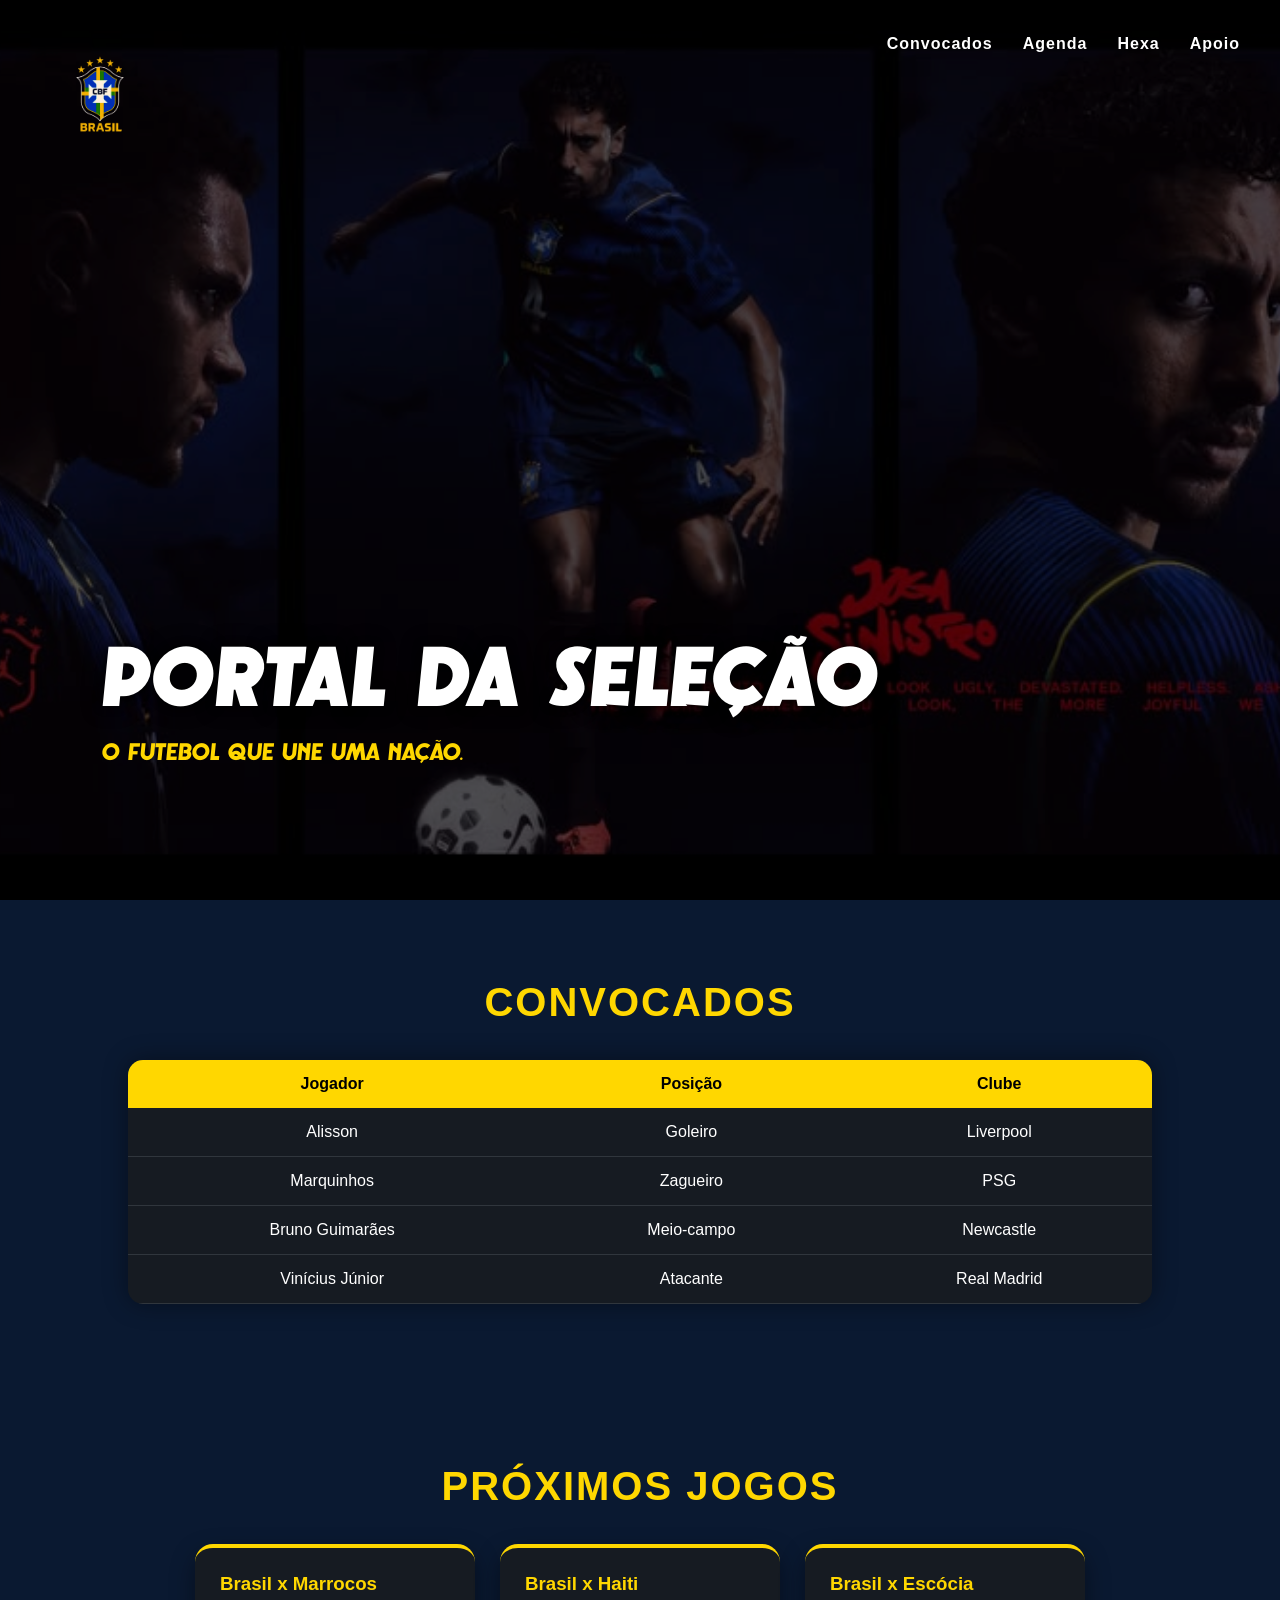
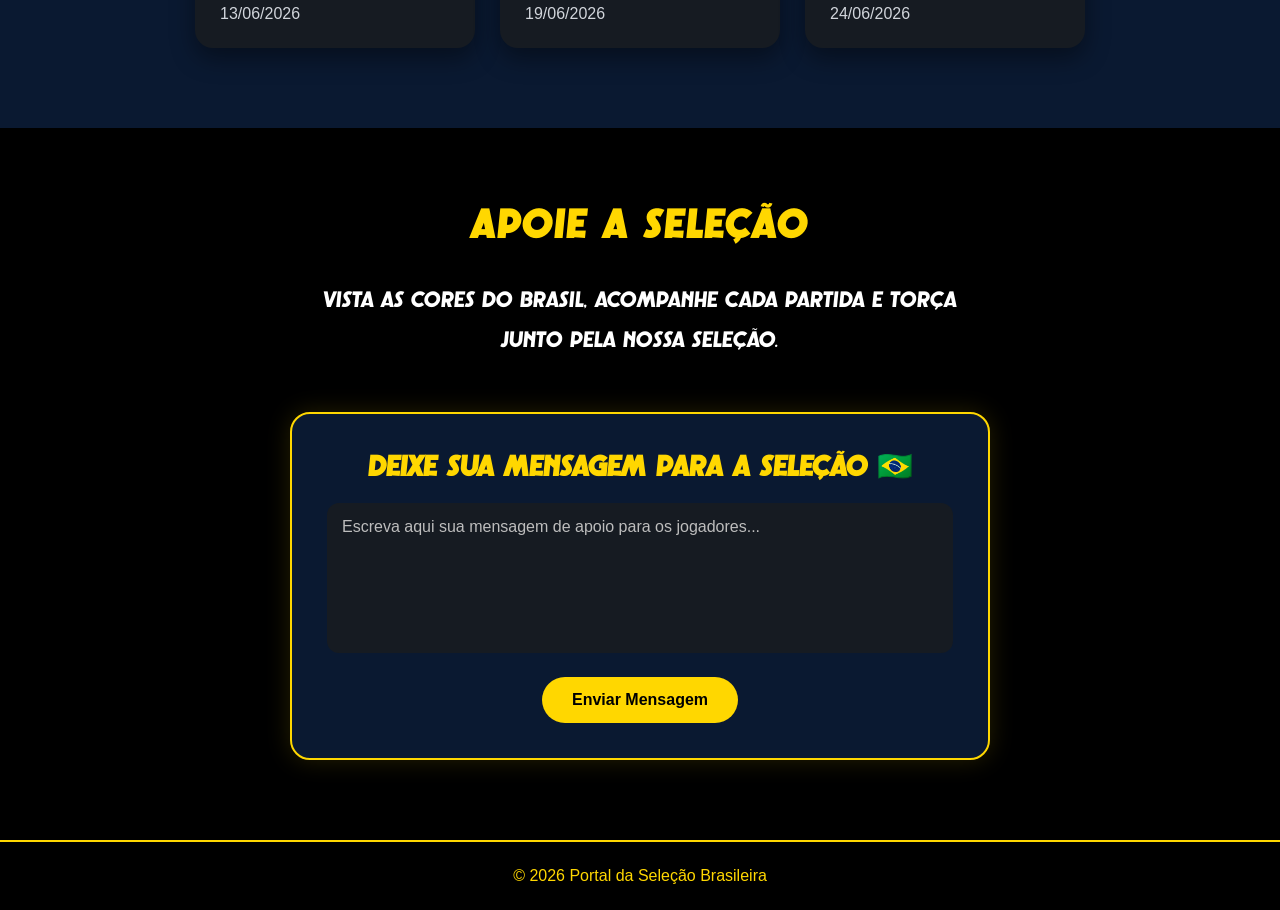
<file: index.html>
<!DOCTYPE html>
<html lang="pt-BR">
<head>
    <meta charset="UTF-8">
    <meta name="viewport" content="width=device-width, initial-scale=1.0">
    <title>Portal da Seleção Brasileira</title>
    <link rel="stylesheet" href="css/style.css">
</head>
<body>

<header class="banner">

    <img src="imagens/download (4).jpg" alt="Seleção Brasileira" class="banner-img">

    <div class="overlay"></div>

    <img src="imagens/logo.png" alt="Logo CBF" class="logo">

    <nav>
    <a href="#convocados">Convocados</a>
    <a href="#agenda">Agenda</a>
    <a href="hexa.html">Hexa</a>
    <a href="#apoio">Apoio</a>
</nav>

    <div class="banner-texto">
        <h1>PORTAL DA SELEÇÃO</h1>
        <p>O futebol que une uma nação.</p>
    </div>

</header>

<section id="convocados">

    <h2>Convocados</h2>

    <table>
        <tr>
            <th>Jogador</th>
            <th>Posição</th>
            <th>Clube</th>
        </tr>

        <tr>
            <td>Alisson</td>
            <td>Goleiro</td>
            <td>Liverpool</td>
        </tr>

        <tr>
            <td>Marquinhos</td>
            <td>Zagueiro</td>
            <td>PSG</td>
        </tr>

        <tr>
            <td>Bruno Guimarães</td>
            <td>Meio-campo</td>
            <td>Newcastle</td>
        </tr>

        <tr>
            <td>Vinícius Júnior</td>
            <td>Atacante</td>
            <td>Real Madrid</td>
        </tr>
    </table>

</section>

<section id="agenda">

    <h2>Próximos Jogos</h2>

    <div class="cards">

        <div class="card">
            <h3>Brasil x Marrocos</h3>
            <p>13/06/2026</p>
        </div>

        <div class="card">
            <h3>Brasil x Haiti</h3>
            <p>19/06/2026</p>
        </div>

        <div class="card">
            <h3>Brasil x Escócia</h3>
            <p>24/06/2026</p>
        </div>

    </div>

</section>

<section id="apoio">

    <h2>Apoie a Seleção</h2>

    <p>
        Vista as cores do Brasil, acompanhe cada partida e torça junto pela nossa seleção.
    </p>

    <div class="mensagem-torcida">

        <h3>Deixe sua mensagem para a Seleção 🇧🇷</h3>

        <textarea placeholder="Escreva aqui sua mensagem de apoio para os jogadores..."></textarea>

        <button>Enviar Mensagem</button>

    </div>

</section>

<footer>
    <p>© 2026 Portal da Seleção Brasileira</p>
</footer>

</body>
</html>
</file>
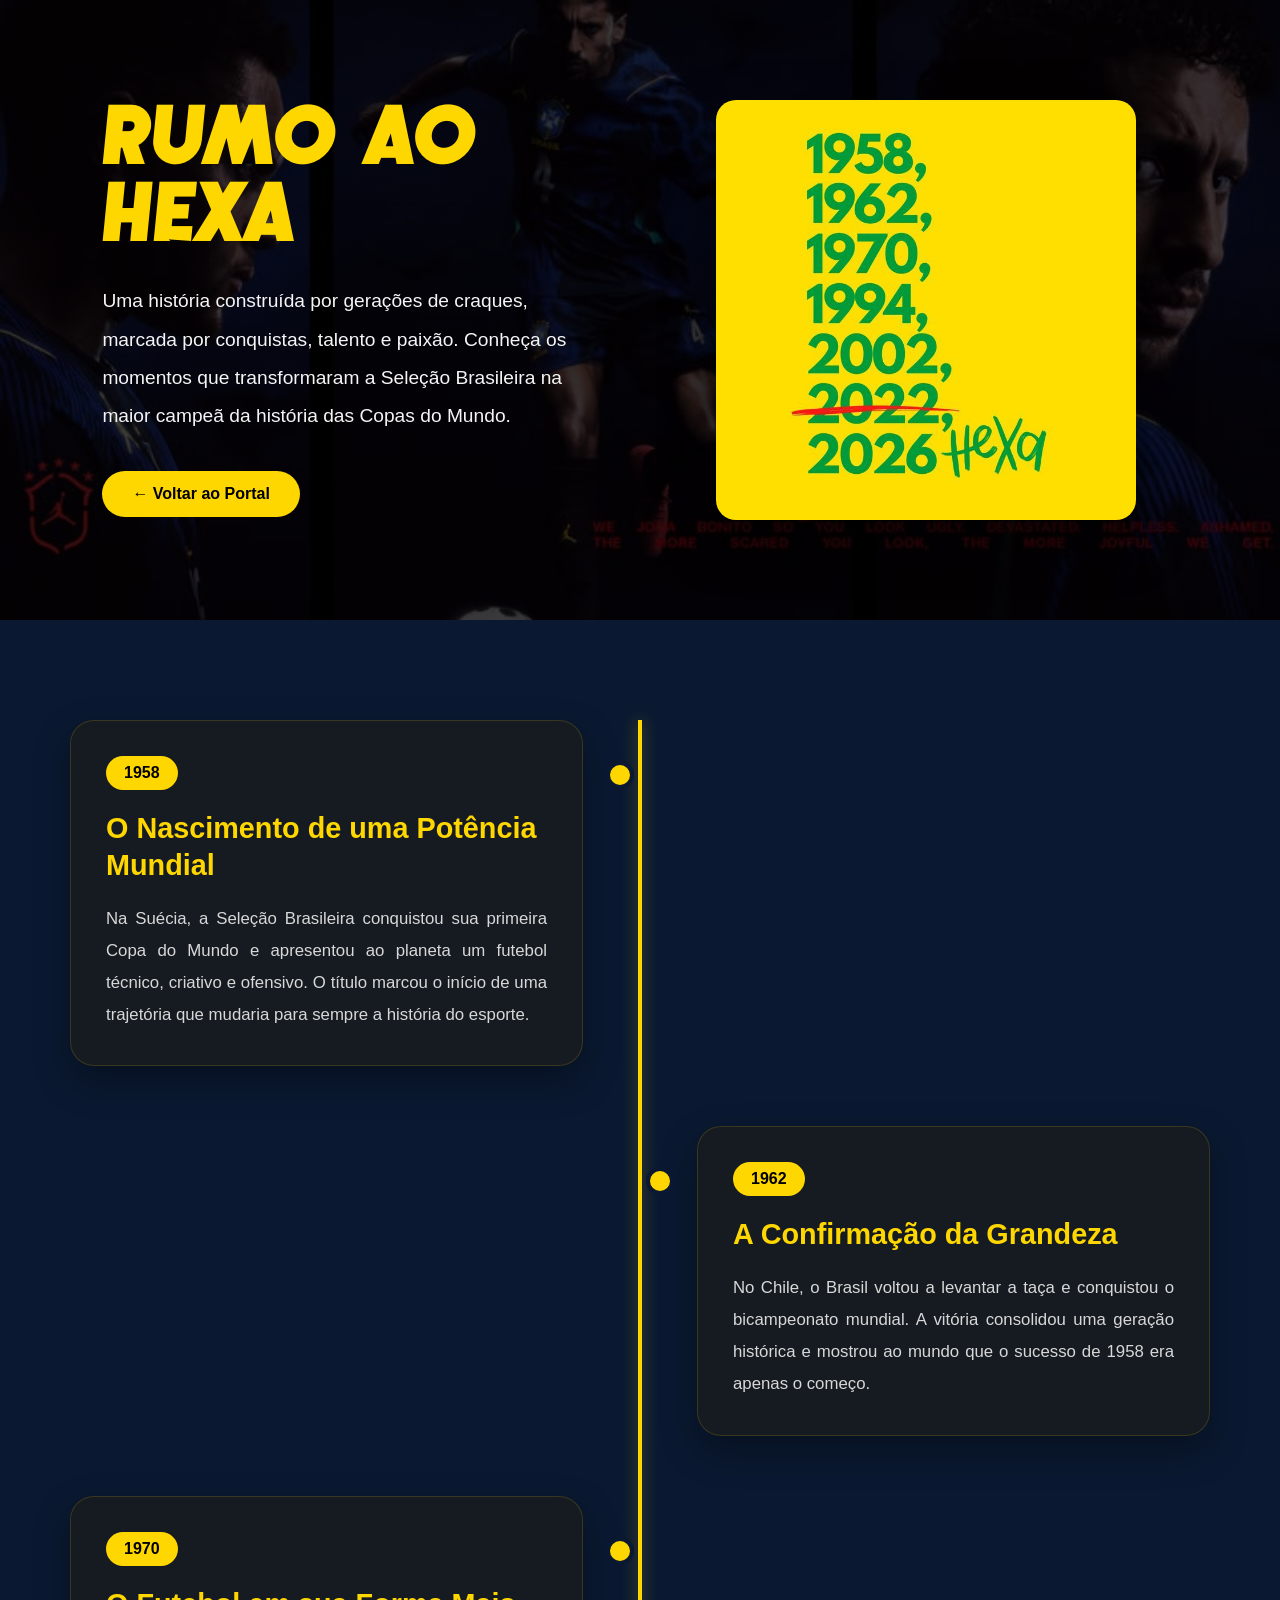
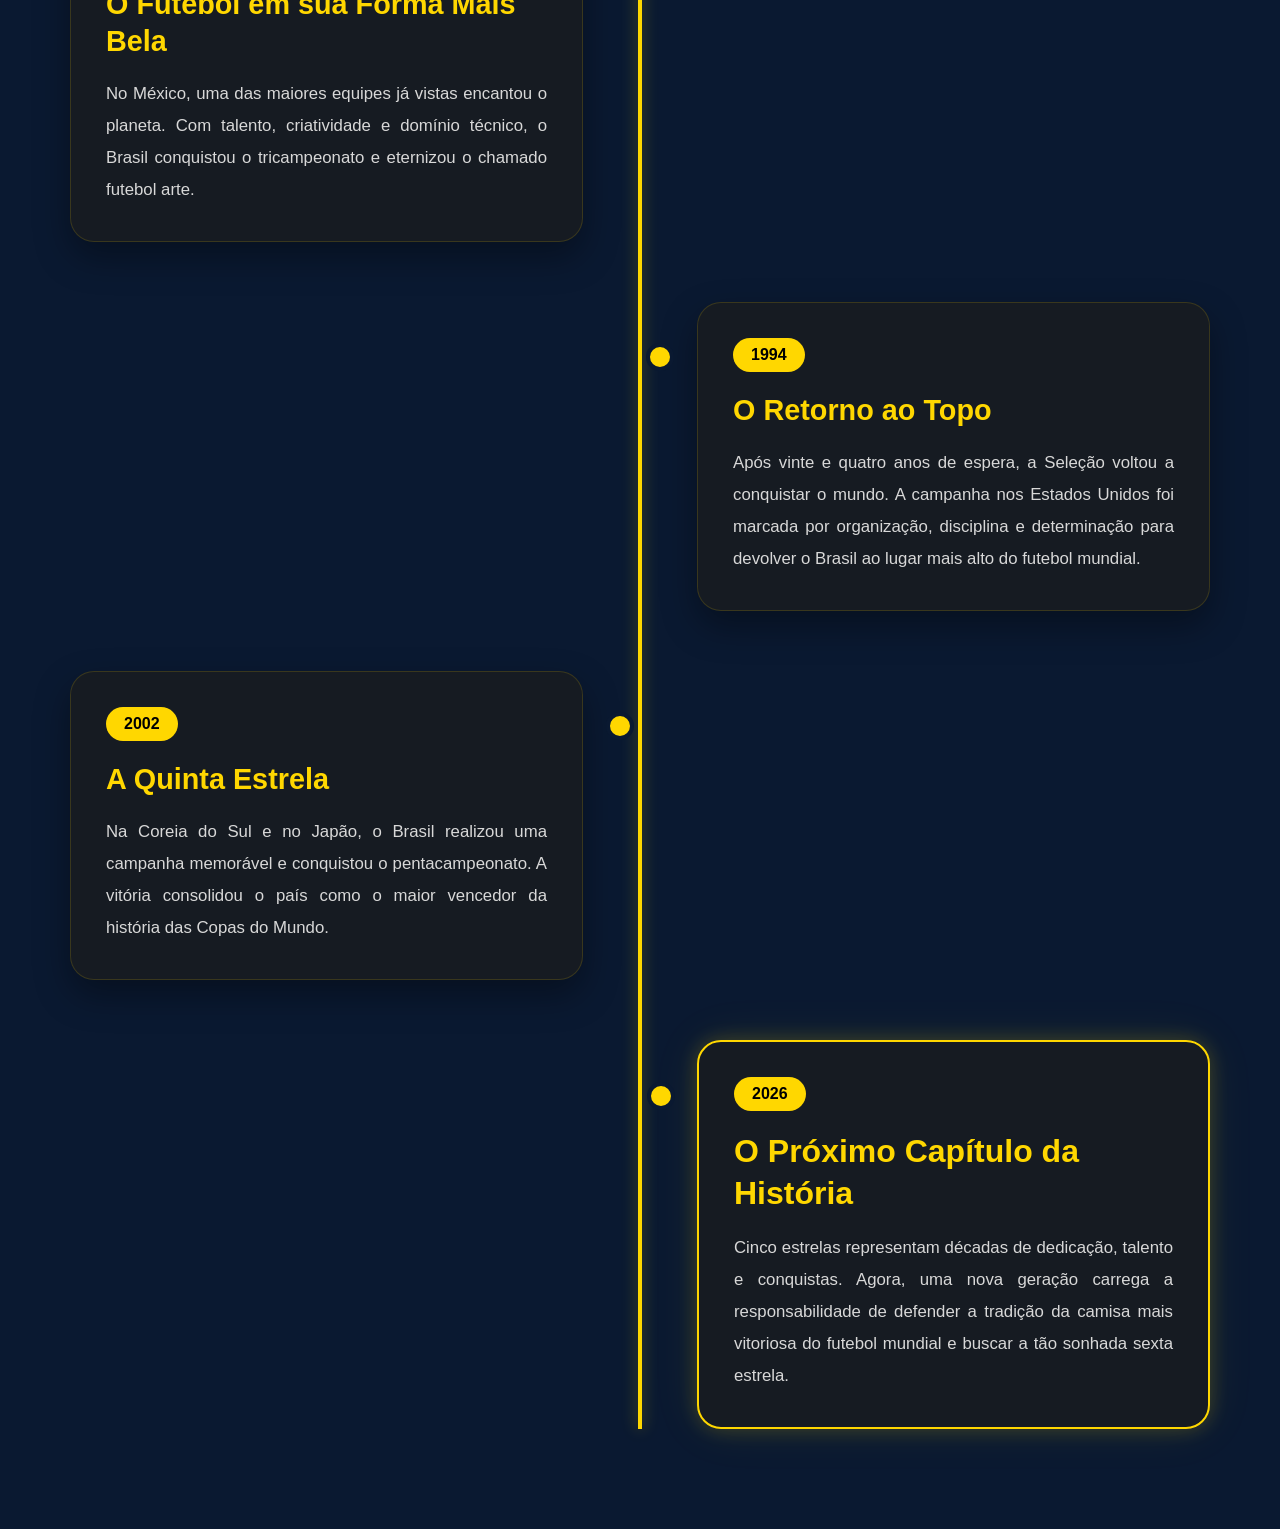
<file: hexa.html>
<!DOCTYPE html>
<html lang="pt-BR">
<head>
    <meta charset="UTF-8">
    <meta name="viewport" content="width=device-width, initial-scale=1.0">
    <title>Rumo ao Hexa</title>
    <link rel="stylesheet" href="css/hexa.css">
</head>
<body>

<header class="topo">

    <div class="topo-conteudo">

        <div class="texto-topo">

            <h1>RUMO AO HEXA</h1>

            <p>
                Uma história construída por gerações de craques, marcada por conquistas,
                talento e paixão. Conheça os momentos que transformaram a Seleção Brasileira
                na maior campeã da história das Copas do Mundo.
            </p>

            <a href="index.html" class="voltar">
                ← Voltar ao Portal
            </a>

        </div>

        <div class="imagem-hexa">
            <img src="imagens/hexa2026.jpg" alt="Rumo ao Hexa">
        </div>

    </div>

</header>

<section class="linha-tempo">

    <div class="copa">
        <span>1958</span>
        <h2>O Nascimento de uma Potência Mundial</h2>
        <p>
            Na Suécia, a Seleção Brasileira conquistou sua primeira Copa do Mundo e apresentou
            ao planeta um futebol técnico, criativo e ofensivo. O título marcou o início de
            uma trajetória que mudaria para sempre a história do esporte.
        </p>
    </div>

    <div class="copa">
        <span>1962</span>
        <h2>A Confirmação da Grandeza</h2>
        <p>
            No Chile, o Brasil voltou a levantar a taça e conquistou o bicampeonato mundial.
            A vitória consolidou uma geração histórica e mostrou ao mundo que o sucesso de
            1958 era apenas o começo.
        </p>
    </div>

    <div class="copa">
        <span>1970</span>
        <h2>O Futebol em sua Forma Mais Bela</h2>
        <p>
            No México, uma das maiores equipes já vistas encantou o planeta. Com talento,
            criatividade e domínio técnico, o Brasil conquistou o tricampeonato e eternizou
            o chamado futebol arte.
        </p>
    </div>

    <div class="copa">
        <span>1994</span>
        <h2>O Retorno ao Topo</h2>
        <p>
            Após vinte e quatro anos de espera, a Seleção voltou a conquistar o mundo.
            A campanha nos Estados Unidos foi marcada por organização, disciplina e
            determinação para devolver o Brasil ao lugar mais alto do futebol mundial.
        </p>
    </div>

    <div class="copa">
        <span>2002</span>
        <h2>A Quinta Estrela</h2>
        <p>
            Na Coreia do Sul e no Japão, o Brasil realizou uma campanha memorável e
            conquistou o pentacampeonato. A vitória consolidou o país como o maior
            vencedor da história das Copas do Mundo.
        </p>
    </div>

    <div class="copa hexa">
        <span>2026</span>
        <h2>O Próximo Capítulo da História</h2>
        <p>
            Cinco estrelas representam décadas de dedicação, talento e conquistas.
            Agora, uma nova geração carrega a responsabilidade de defender a tradição
            da camisa mais vitoriosa do futebol mundial e buscar a tão sonhada sexta estrela.
        </p>
    </div>

</section>

</body>
</html>
</file>
<file: css/style.css>
@font-face {
    font-family: "italic";
    src: url("../fontes/Weghorst-Italic\ \(\ Personal\ Used\ \).otf") format("opentype");
}

*{
    margin:0;
    padding:0;
    box-sizing:border-box;
}

html{
    scroll-behavior:smooth;
}

body{
    font-family:Arial, Helvetica, sans-serif;
    background:#0A1931;
    color:#f5f5f5;
}

/* BANNER */

.banner{
    position:relative;
    height:100vh;
    overflow:hidden;
}

.banner-img{
    width:100%;
    height:100%;
    object-fit:cover;
    filter:brightness(60%);
}

.overlay{
    position:absolute;
    inset:0;
    background:rgba(0,0,0,0.45);
}

.logo{
    position:absolute;
    top:20px;
    left:25px;
    width:150px;
    z-index:10;
}

nav{
    position:absolute;
    top:35px;
    right:40px;
    z-index:10;
    display:flex;
    gap:30px;
}

nav a{
    color:white;
    text-decoration:none;
    font-weight:bold;
    font-size:1rem;
    letter-spacing:1px;
    transition:.3s;
}

nav a:hover{
    color:#FFD700;
    text-shadow:0 0 10px rgba(255,215,0,.8);
}

.banner-texto{
    position:absolute;
    left:8%;
    bottom:15%;
    color:white;
    z-index:10;
    font-family:"italic", serif;
}

.banner-texto h1{
    font-size:5rem;
    letter-spacing:4px;
    text-shadow:
        0 0 10px rgba(0,0,0,.8),
        0 0 20px rgba(0,0,0,.8);
}

.banner-texto p{
    font-size:1.5rem;
    color:#FFD700;
    margin-top:20px;
    font-family:"italic", serif;
}

/* SEÇÕES */

section{
    padding:80px 10%;
}

section h2{
    text-align:center;
    color:#FFD700;
    margin-bottom:35px;
    font-size:2.5rem;
    text-transform:uppercase;
    letter-spacing:2px;
}

/* TABELA */

table{
    width:100%;
    border-collapse:collapse;
    background:#161b22;
    color:white;
    border-radius:15px;
    overflow:hidden;
    box-shadow:0 0 25px rgba(0,0,0,.4);
}

th{
    background:#FFD700;
    color:#000;
    padding:15px;
    font-weight:bold;
}

td{
    padding:15px;
    text-align:center;
    border-bottom:1px solid #30363d;
}

tr:hover{
    background:#21262d;
}

/* CARDS */

.cards{
    display:flex;
    justify-content:center;
    flex-wrap:wrap;
    gap:25px;
}

.card{
    background:#161b22;
    width:280px;
    padding:25px;
    border-radius:18px;
    box-shadow:0 10px 25px rgba(0,0,0,.4);
    border-top:4px solid #FFD700;
    transition:.3s;
}

.card:hover{
    transform:translateY(-8px);
}

.card h3{
    color:#FFD700;
    margin-bottom:10px;
}

.card p{
    color:#d1d5db;
}

/* APOIO */

#apoio{
    background:#000;
    color:white;
    text-align:center;
}

#apoio h2{
    color:#FFD700;
    font-family:"italic", serif;
}

#apoio p{
    max-width:700px;
    margin:auto;
    line-height:1.8;
    font-family:"italic", serif;
    font-size:1.4rem;
}

/* CAIXA DA TORCIDA */

.mensagem-torcida{
    max-width:700px;
    margin:50px auto 0;
    background:#0A1931;
    padding:35px;
    border-radius:20px;
    border:2px solid #FFD700;
    box-shadow:0 0 25px rgba(255,215,0,.15);
}

.mensagem-torcida h3{
    color:#FFD700;
    margin-bottom:20px;
    font-family:"italic", serif;
    font-size:1.8rem;
}

.mensagem-torcida textarea{
    width:100%;
    height:150px;
    resize:none;
    border:none;
    border-radius:12px;
    padding:15px;
    font-size:1rem;
    font-family:Arial, Helvetica, sans-serif;
    background:#161b22;
    color:white;
    outline:none;
    margin-bottom:20px;
    transition:.3s;
}

.mensagem-torcida textarea:focus{
    box-shadow:0 0 15px rgba(255,215,0,.4);
}

.mensagem-torcida textarea::placeholder{
    color:#bdbdbd;
}

.mensagem-torcida button{
    background:#FFD700;
    color:#000;
    border:none;
    padding:14px 30px;
    border-radius:30px;
    font-weight:bold;
    font-size:1rem;
    cursor:pointer;
    transition:.3s;
}

.mensagem-torcida button:hover{
    background:white;
    transform:translateY(-3px);
    box-shadow:0 5px 15px rgba(255,215,0,.3);
}

/* RODAPÉ */

footer{
    background:#000;
    color:#FFD700;
    text-align:center;
    padding:25px;
    border-top:2px solid #FFD700;
}

/* RESPONSIVO */

@media(max-width:768px){

    .banner-texto h1{
        font-size:3rem;
    }

    .banner-texto p{
        font-size:1.1rem;
    }

    .logo{
        width:65px;
    }

    nav{
        gap:15px;
        right:15px;
    }

    nav a{
        font-size:.85rem;
    }

    section{
        padding:60px 5%;
    }

    section h2{
        font-size:2rem;
    }

    .mensagem-torcida{
        padding:25px;
    }

    .mensagem-torcida h3{
        font-size:1.4rem;
    }
}
</file>
<file: css/hexa.css>
@font-face {
    font-family: "italic";
    src: url("../fontes/Weghorst-Italic ( Personal Used ).otf") format("opentype");
}

*{
    margin:0;
    padding:0;
    box-sizing:border-box;
}

html{
    scroll-behavior:smooth;
}

body{
    background:#0A1931;
    color:white;
    font-family:Arial, Helvetica, sans-serif;
}

/* TOPO */

.topo{
    padding:100px 8%;
    background:
    linear-gradient(
        rgba(0,0,0,.75),
        rgba(0,0,0,.75)
    ),
    url("../imagens/download (4).jpg");

    background-size:cover;
    background-position:center;
}

.topo-conteudo{
    max-width:1200px;
    margin:auto;
    display:flex;
    align-items:center;
    justify-content:space-between;
    gap:70px;
}

.texto-topo{
    flex:1;
}

.texto-topo h1{
    font-size:5rem;
    color:#FFD700;
    font-family:"italic", serif;
    margin-bottom:25px;
    letter-spacing:3px;
}

.texto-topo p{
    font-size:1.2rem;
    line-height:2;
    color:#f5f5f5;
    max-width:600px;
}

.voltar{
    display:inline-block;
    margin-top:35px;
    background:#FFD700;
    color:#000;
    text-decoration:none;
    padding:14px 30px;
    border-radius:40px;
    font-weight:bold;
    transition:.3s;
}

.voltar:hover{
    background:white;
    transform:translateY(-3px);
}

.imagem-hexa{
    flex:1;
    display:flex;
    justify-content:center;
}

.imagem-hexa img{
    width:100%;
    max-width:420px;
    border-radius:20px;
    box-shadow:
        0 20px 50px rgba(0,0,0,.5);
    transition:.4s;
}

.imagem-hexa img:hover{
    transform:scale(1.03);
}

/* LINHA DO TEMPO */

.linha-tempo{
    max-width:1200px;
    margin:100px auto;
    padding:0 30px;
    position:relative;
}

.linha-tempo::before{
    content:"";
    position:absolute;
    left:50%;
    top:0;
    transform:translateX(-50%);
    width:4px;
    height:100%;
    background:#FFD700;
    box-shadow:0 0 15px rgba(255,215,0,.4);
}

.copa{
    width:45%;
    background:#161b22;
    padding:35px;
    border-radius:24px;
    margin-bottom:60px;
    position:relative;
    border:1px solid rgba(255,215,0,.15);
    box-shadow:
        0 15px 35px rgba(0,0,0,.35);
    transition:.3s;
}

.copa:hover{
    transform:translateY(-8px);
}

.copa:nth-child(odd){
    margin-right:auto;
}

.copa:nth-child(even){
    margin-left:auto;
}

.copa::after{
    content:"";
    position:absolute;
    top:40px;
    width:20px;
    height:20px;
    background:#FFD700;
    border-radius:50%;
    border:4px solid #0A1931;
}

.copa:nth-child(odd)::after{
    right:-52px;
}

.copa:nth-child(even)::after{
    left:-52px;
}

.copa span{
    display:inline-block;
    background:#FFD700;
    color:#000;
    padding:8px 18px;
    border-radius:30px;
    font-weight:bold;
    margin-bottom:20px;
    font-size:1rem;
}

.copa h2{
    color:#FFD700;
    font-size:1.8rem;
    margin-bottom:18px;
    line-height:1.3;
}

.copa p{
    color:#d8d8d8;
    line-height:1.9;
    font-size:1.05rem;
    text-align:justify;
}

.hexa{
    border:2px solid #FFD700;
    box-shadow:
        0 0 20px rgba(255,215,0,.2),
        0 0 50px rgba(255,215,0,.08);
}

.hexa h2{
    font-size:2rem;
}

/* RESPONSIVO */

@media(max-width:900px){

    .topo-conteudo{
        flex-direction:column;
        text-align:center;
    }

    .texto-topo{
        text-align:center;
    }

    .texto-topo h1{
        font-size:3rem;
    }

    .texto-topo p{
        font-size:1.05rem;
        margin:auto;
    }

    .imagem-hexa img{
        max-width:300px;
    }

    .linha-tempo::before{
        left:20px;
    }

    .copa{
        width:calc(100% - 60px);
        margin-left:60px !important;
        margin-right:0 !important;
    }

    .copa::after{
        left:-50px !important;
        right:auto !important;
    }

    .copa h2{
        font-size:1.5rem;
    }
}
</file>
